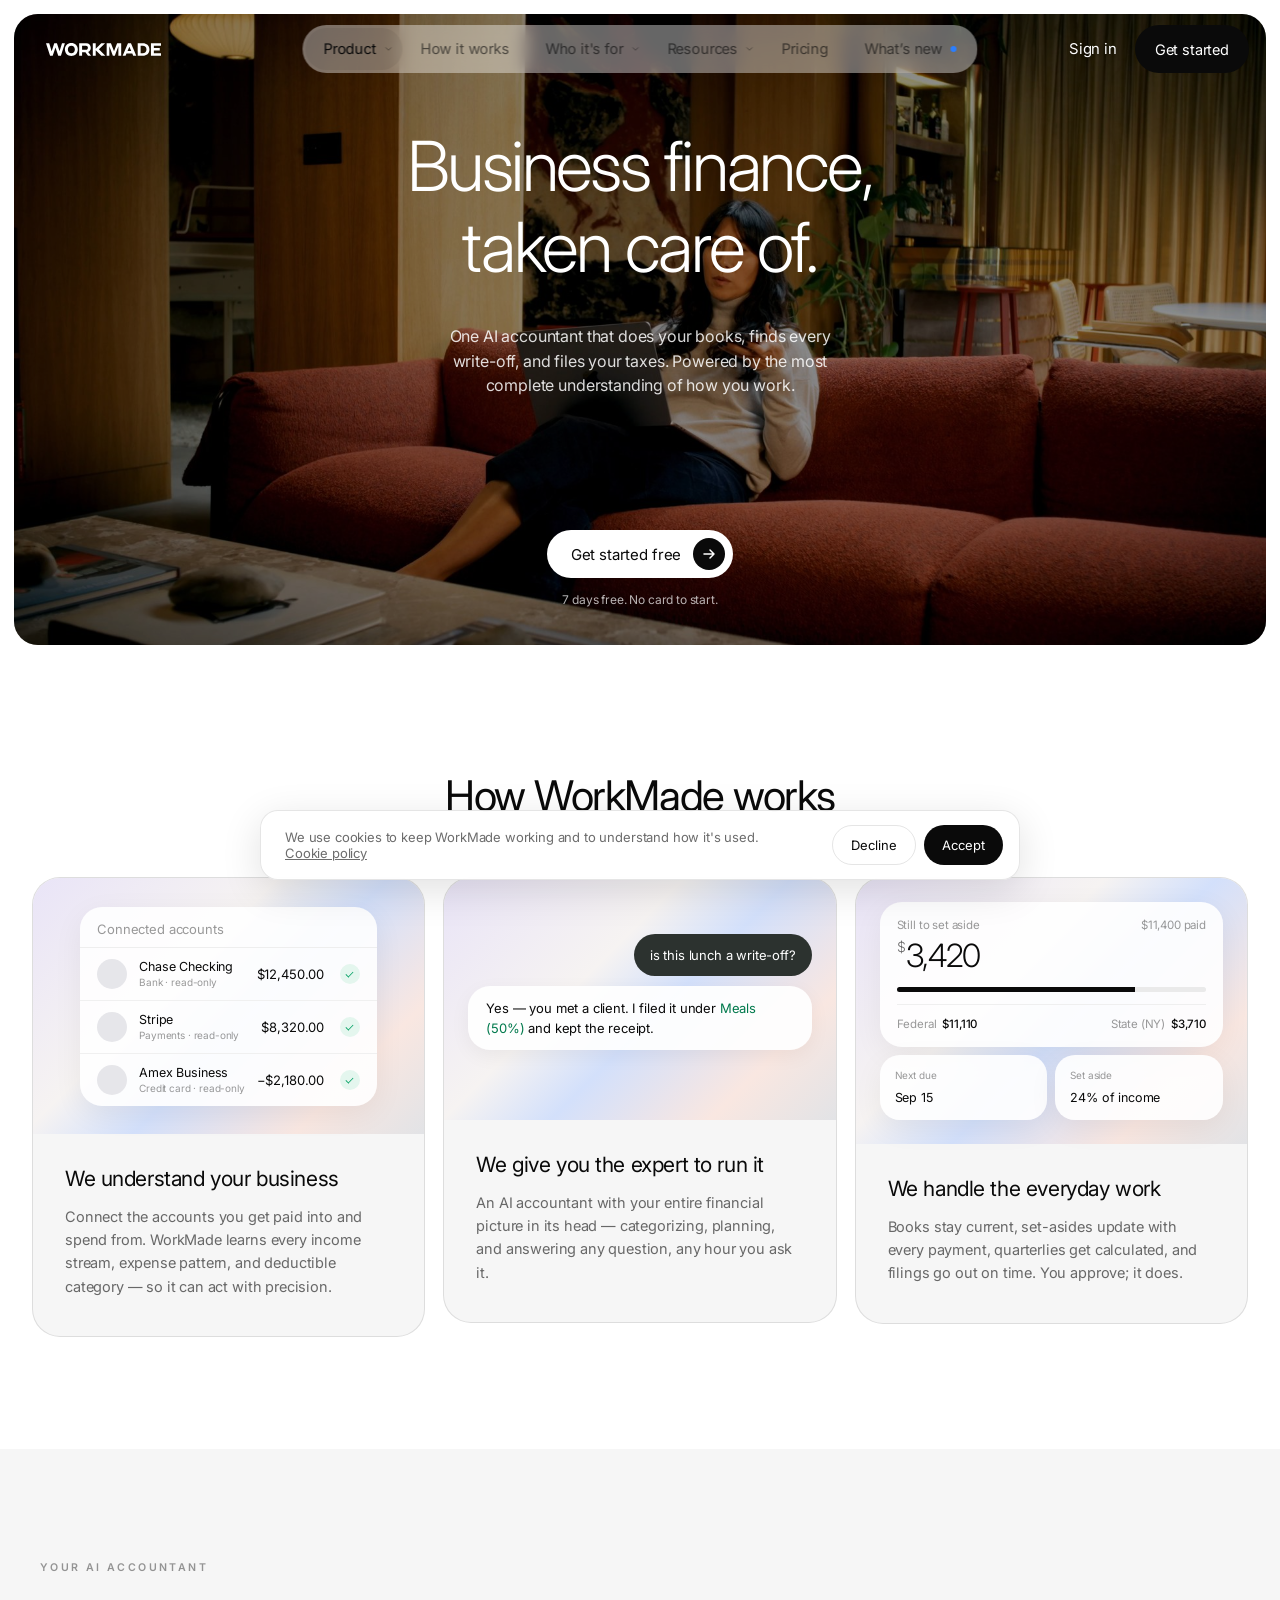
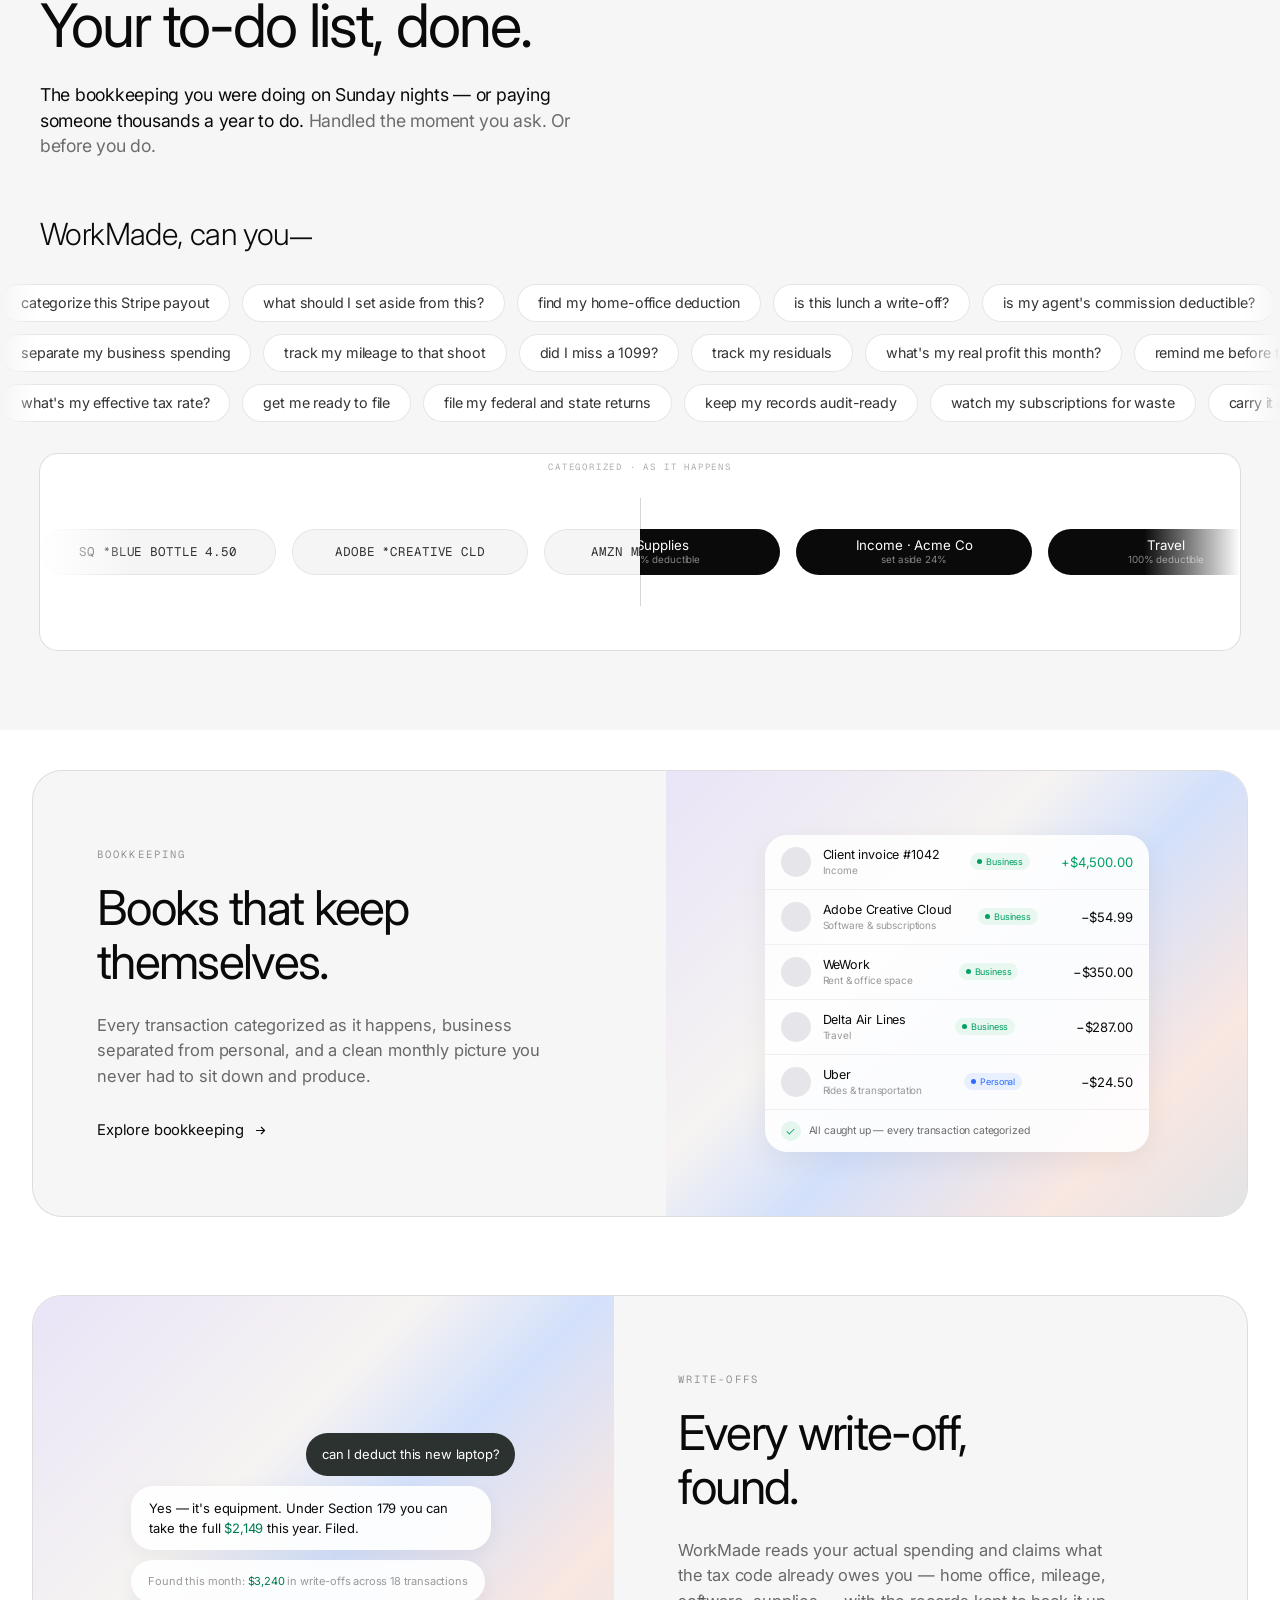
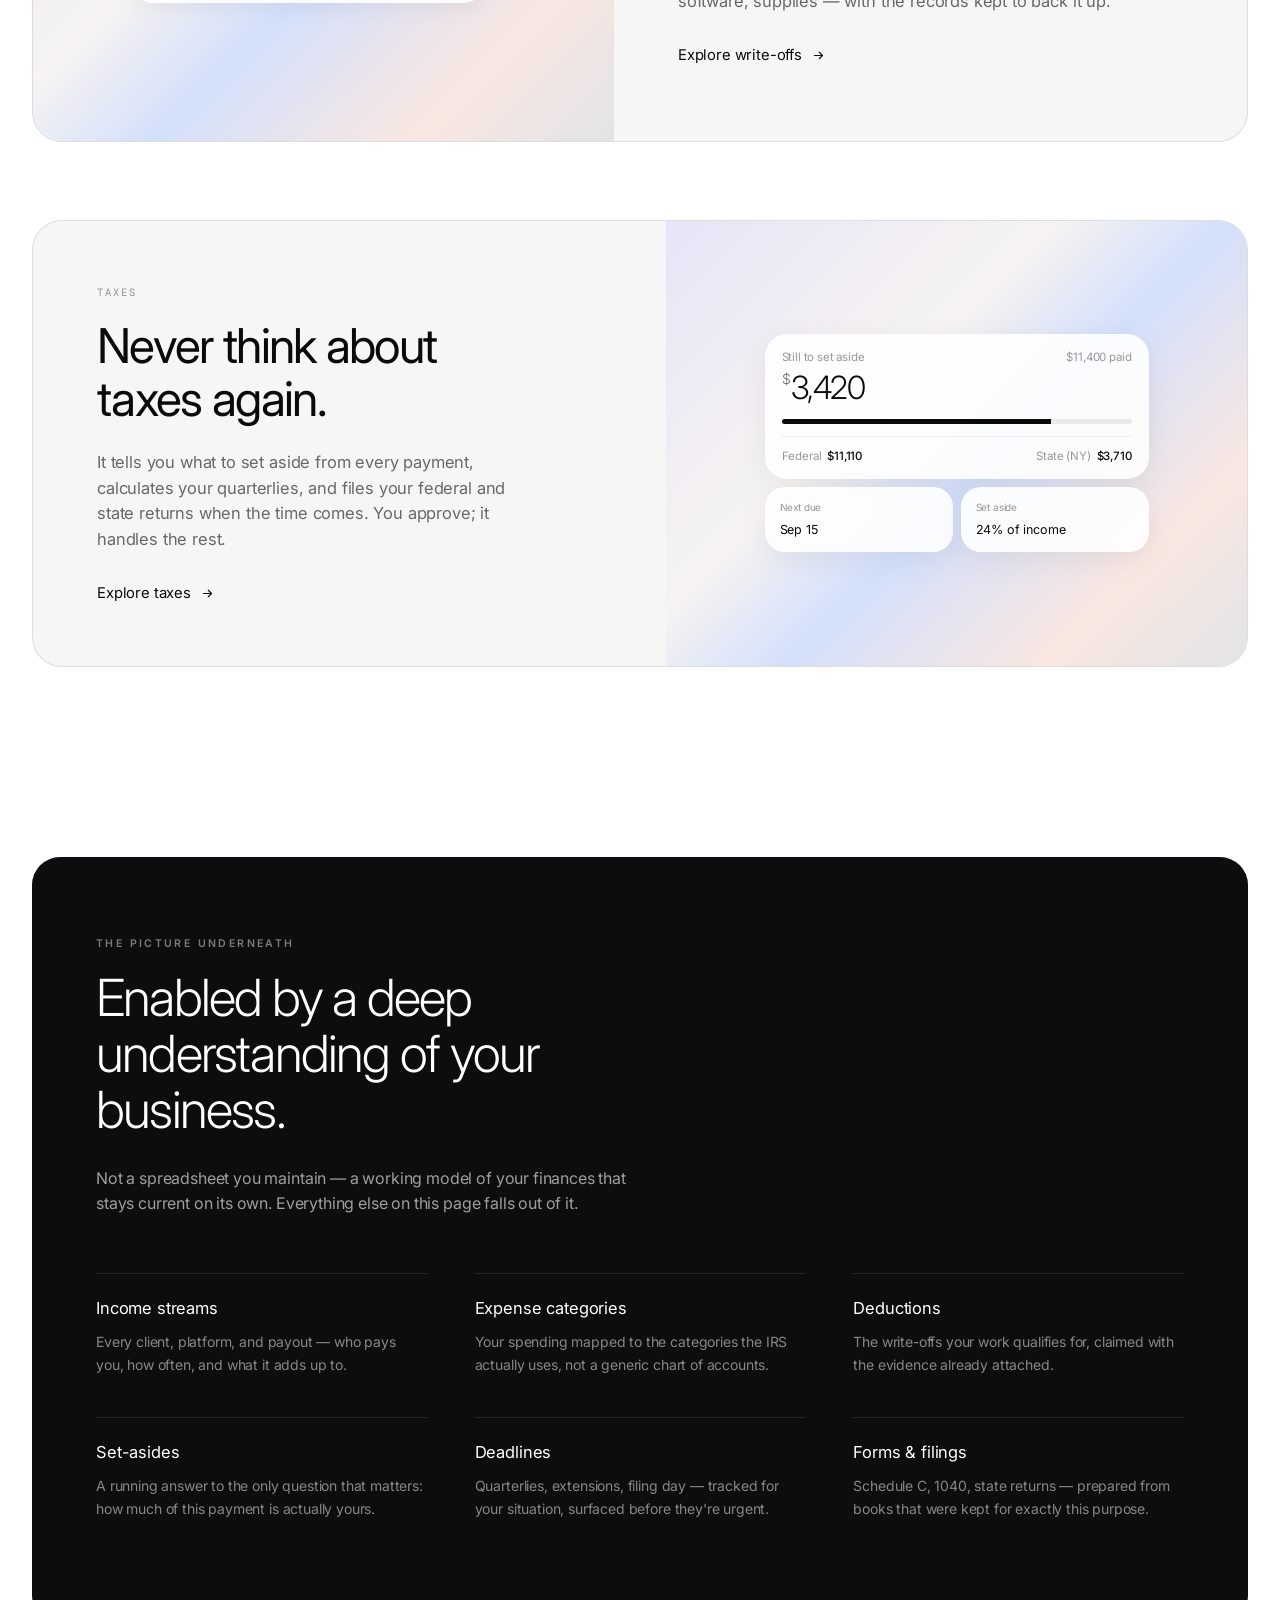
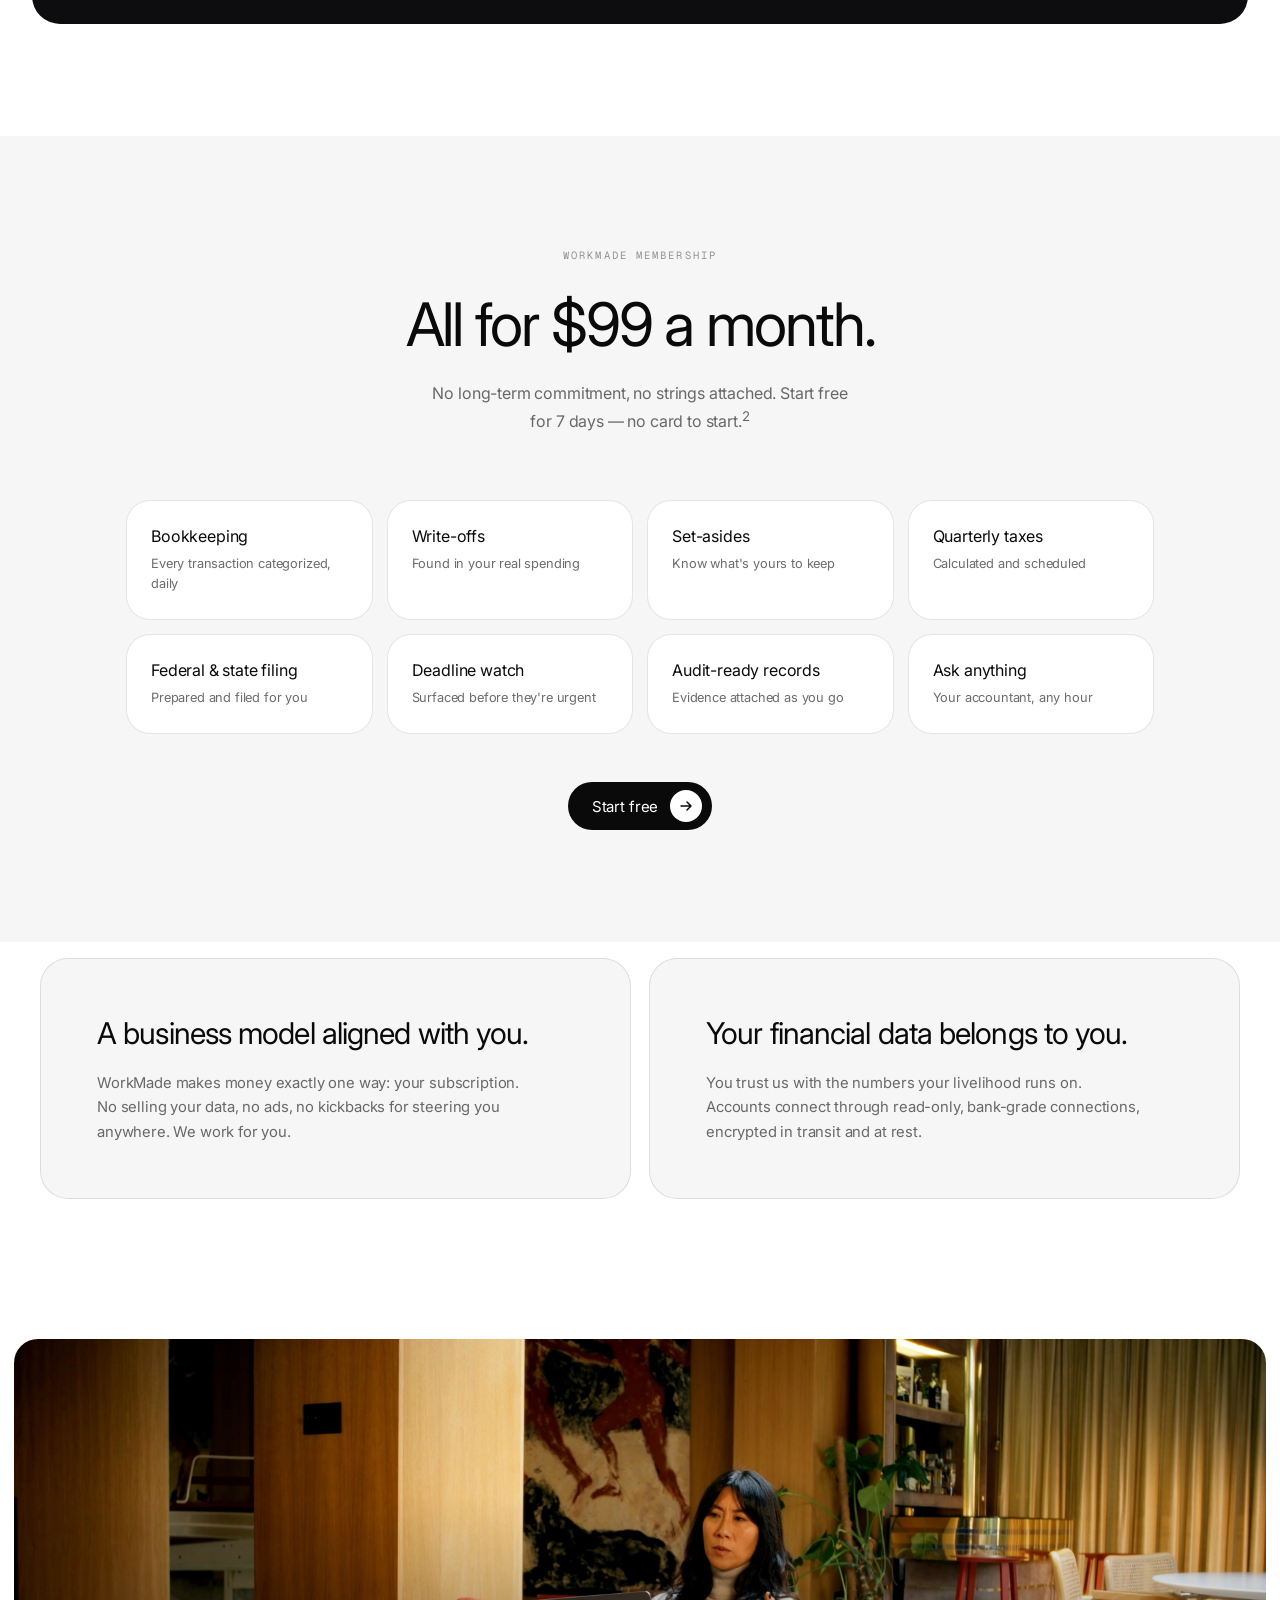
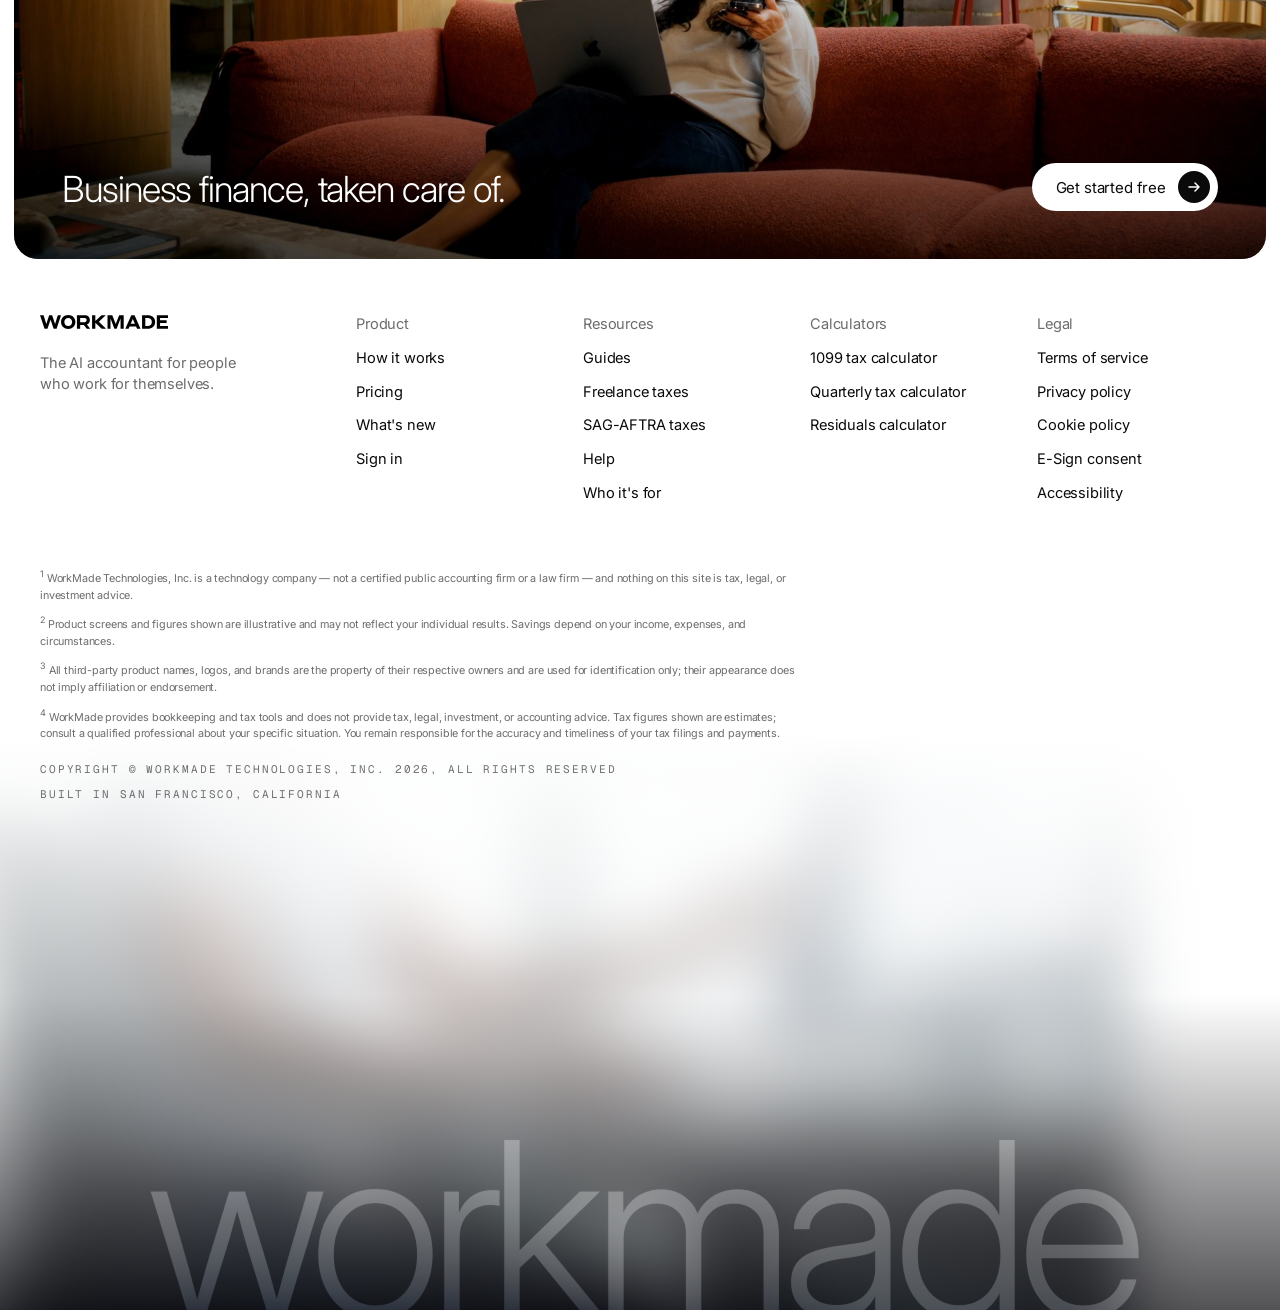
<file: index.html>
<!doctype html>
<html lang="en">
<head>
<meta charset="utf-8">
<meta name="viewport" content="width=device-width, initial-scale=1">
<title>WorkMade — Business finance, taken care of</title>
<meta name="description" content="One AI accountant that does your books, finds every write-off, and files your taxes.">
<link rel="preconnect" href="https://fonts.googleapis.com">
<link rel="preconnect" href="https://fonts.gstatic.com" crossorigin>
<link href="https://fonts.googleapis.com/css2?family=Geist+Mono:wght@400&family=Inter:wght@300;400;500;600&display=swap" rel="stylesheet">
<link rel="stylesheet" href="styles.css">
</head>
<body>
<a class="skip" href="#main-content">Skip to content</a>

<!-- NAV -->
<header class="nav">
  <a class="nav__logo" href="#" aria-label="WorkMade home"><img src="assets/logo.svg" alt="WorkMade" width="115" height="13"></a>
  <nav class="nav__pill" aria-label="Primary">
    <button class="nav__item is-active" type="button">Product <img src="assets/chevron-a.svg" alt="" width="8" height="8"></button>
    <a class="nav__item" href="#how">How it works</a>
    <button class="nav__item" type="button">Who it's for <img src="assets/chevron-a.svg" alt="" width="8" height="8"></button>
    <button class="nav__item" type="button">Resources <img src="assets/chevron-a.svg" alt="" width="8" height="8"></button>
    <a class="nav__item" href="#pricing">Pricing</a>
    <a class="nav__item" href="#">What’s new <span class="nav__dot"></span></a>
  </nav>
  <div class="nav__actions">
    <a class="nav__signin" href="https://app.workmade.com/">Sign in</a>
    <a class="btn-dark" href="https://app.workmade.com/">Get started</a>
  </div>
</header>

<main id="main-content">
  <!-- HERO -->
  <section class="hero">
    <img class="hero__bg" src="assets/hero.jpg" alt="">
    <div class="hero__shade"></div>
    <div class="hero__content">
      <h1>Business finance,<br>taken care of.</h1>
      <p>One AI accountant that does your books, finds every write-off, and files your taxes. Powered by the most complete understanding of how you work.</p>
    </div>
    <div class="hero__cta">
      <a class="btn-light" href="https://app.workmade.com/">Get started free <span class="btn__arrow"><svg viewBox="0 0 16 16"><path d="M3 8h10M9 4l4 4-4 4"/></svg></span></a>
      <small>7 days free. No card to start.</small>
    </div>
  </section>

  <!-- HOW -->
  <section class="how" id="how">
    <div class="wrap">
      <h2 class="center">How WorkMade works</h2>
      <div class="how__grid">
        <article class="card">
          <div class="card__visual">
            <div class="panel panel--list">
              <p class="panel__title">Connected accounts</p>
              <ul>
                <li><i class="avatar"></i><span><b>Chase Checking</b><em>Bank · read-only</em></span><strong>$12,450.00</strong><i class="tick"></i></li>
                <li><i class="avatar"></i><span><b>Stripe</b><em>Payments · read-only</em></span><strong>$8,320.00</strong><i class="tick"></i></li>
                <li><i class="avatar"></i><span><b>Amex Business</b><em>Credit card · read-only</em></span><strong>−$2,180.00</strong><i class="tick"></i></li>
              </ul>
            </div>
          </div>
          <div class="card__body"><h3>We understand your business</h3><p>Connect the accounts you get paid into and spend from. WorkMade learns every income stream, expense pattern, and deductible category — so it can act with precision.</p></div>
        </article>
        <article class="card">
          <div class="card__visual card__visual--chat">
            <div class="chat">
              <span class="bubble bubble--user">is this lunch a write-off?</span>
              <span class="bubble bubble--ai">Yes — you met a client. I filed it under <b class="green">Meals (50%)</b> and kept the receipt.</span>
            </div>
          </div>
          <div class="card__body"><h3>We give you the expert to run it</h3><p>An AI accountant with your entire financial picture in its head — categorizing, planning, and answering any question, any hour you ask it.</p></div>
        </article>
        <article class="card">
          <div class="card__visual">
            <div class="tax">
              <div class="panel">
                <div class="tax__row"><span>Still to set aside</span><span>$11,400 paid</span></div>
                <p class="tax__amount"><sup>$</sup>3,420</p>
                <div class="bar"><i style="width:77%"></i></div>
                <div class="tax__row tax__row--foot"><span>Federal <b>$11,110</b></span><span>State (NY) <b>$3,710</b></span></div>
              </div>
              <div class="tax__mini">
                <div class="panel"><small>Next due</small><b>Sep 15</b></div>
                <div class="panel"><small>Set aside</small><b>24% of income</b></div>
              </div>
            </div>
          </div>
          <div class="card__body"><h3>We handle the everyday work</h3><p>Books stay current, set-asides update with every payment, quarterlies get calculated, and filings go out on time. You approve; it does.</p></div>
        </article>
      </div>
    </div>
  </section>

  <!-- TODO -->
  <section class="todo" id="todo">
    <div class="wrap wrap--wide">
      <p class="eyebrow">Your AI accountant</p>
      <h2 class="h-xl">Your to-do list, done.</h2>
      <p class="lede">The bookkeeping you were doing on Sunday nights — or paying someone thousands a year to do. <span>Handled the moment you ask. Or before you do.</span></p>
      <p class="can-you">WorkMade, can you<span>—</span></p>
    </div>
    <div class="marquees" aria-hidden="true">
      <div class="marquee"><div class="track" style="--dur:70s">
        <span>categorize this Stripe payout</span><span>what should I set aside from this?</span><span>find my home-office deduction</span><span>is this lunch a write-off?</span><span>is my agent's commission deductible?</span><span>prep my Schedule C</span>
      </div></div>
      <div class="marquee"><div class="track" style="--dur:80s;--dir:reverse">
        <span>separate my business spending</span><span>track my mileage to that shoot</span><span>did I miss a 1099?</span><span>track my residuals</span><span>what's my real profit this month?</span><span>remind me before the deadline</span><span>can I deduct this new laptop?</span>
      </div></div>
      <div class="marquee"><div class="track" style="--dur:90s">
        <span>what's my effective tax rate?</span><span>get me ready to file</span><span>file my federal and state returns</span><span>keep my records audit-ready</span><span>watch my subscriptions for waste</span><span>carry it all into next year</span>
      </div></div>
    </div>
    <div class="wrap wrap--wide">
      <div class="stream" aria-hidden="true">
        <p class="stream__label">categorized · as it happens</p>
        <div class="stream__lane">
          <div class="half half--l"><div class="track" style="--dur:40s">
            <span class="raw">SQ *BLUE BOTTLE 4.50</span><span class="raw">ADOBE *CREATIVE CLD</span><span class="raw">AMZN MKTP US*2K4H7</span><span class="raw">STRIPE PAYOUT 8842</span><span class="raw">DELTA AIR 0062341</span><span class="raw">SHELL OIL 5744219</span>
          </div></div>
          <div class="half half--r"><div class="track" style="--dur:40s">
            <span class="cat">Client meeting<small>50% deductible</small></span><span class="cat">Software<small>100% deductible</small></span><span class="cat">Supplies<small>100% deductible</small></span><span class="cat">Income · Acme Co<small>set aside 24%</small></span><span class="cat">Travel<small>100% deductible</small></span><span class="cat">Mileage trip<small>67¢ / mile</small></span>
          </div></div>
          <i class="stream__line"></i>
        </div>
      </div>
    </div>
  </section>

  <!-- PILLARS -->
  <section class="pillars" id="pillars">
    <div class="wrap">
      <article class="split">
        <div class="split__text">
          <p class="eyebrow eyebrow--mono">Bookkeeping</p>
          <h2 class="h-lg">Books that keep themselves.</h2>
          <p>Every transaction categorized as it happens, business separated from personal, and a clean monthly picture you never had to sit down and produce.</p>
          <a class="link" href="#">Explore bookkeeping <svg viewBox="0 0 16 16"><path d="M3 8h10M9 4l4 4-4 4"/></svg></a>
        </div>
        <div class="split__visual">
          <div class="panel panel--tx">
            <ul>
              <li><i class="avatar"></i><span><b>Client invoice #1042</b><em>Income</em></span><u class="tag tag--biz">Business</u><strong class="pos">+$4,500.00</strong></li>
              <li><i class="avatar"></i><span><b>Adobe Creative Cloud</b><em>Software &amp; subscriptions</em></span><u class="tag tag--biz">Business</u><strong>−$54.99</strong></li>
              <li><i class="avatar"></i><span><b>WeWork</b><em>Rent &amp; office space</em></span><u class="tag tag--biz">Business</u><strong>−$350.00</strong></li>
              <li><i class="avatar"></i><span><b>Delta Air Lines</b><em>Travel</em></span><u class="tag tag--biz">Business</u><strong>−$287.00</strong></li>
              <li><i class="avatar"></i><span><b>Uber</b><em>Rides &amp; transportation</em></span><u class="tag tag--per">Personal</u><strong>−$24.50</strong></li>
            </ul>
            <p class="caught"><i class="tick"></i> All caught up — every transaction categorized</p>
          </div>
        </div>
      </article>

      <article class="split split--rev">
        <div class="split__text">
          <p class="eyebrow eyebrow--mono">Write-offs</p>
          <h2 class="h-lg">Every write-off, found.</h2>
          <p>WorkMade reads your actual spending and claims what the tax code already owes you — home office, mileage, software, supplies — with the records kept to back it up.</p>
          <a class="link" href="#">Explore write-offs <svg viewBox="0 0 16 16"><path d="M3 8h10M9 4l4 4-4 4"/></svg></a>
        </div>
        <div class="split__visual">
          <div class="chat chat--wide">
            <span class="bubble bubble--user">can I deduct this new laptop?</span>
            <span class="bubble bubble--ai">Yes — it's equipment. Under Section 179 you can take the full <b class="green">$2,149</b> this year. Filed.</span>
            <span class="bubble bubble--ai bubble--found">Found this month: <b class="green">$3,240</b> in write-offs across 18 transactions</span>
          </div>
        </div>
      </article>

      <article class="split">
        <div class="split__text">
          <p class="eyebrow eyebrow--mono">Taxes</p>
          <h2 class="h-lg">Never think about taxes again.</h2>
          <p>It tells you what to set aside from every payment, calculates your quarterlies, and files your federal and state returns when the time comes. You approve; it handles the rest.</p>
          <a class="link" href="#">Explore taxes <svg viewBox="0 0 16 16"><path d="M3 8h10M9 4l4 4-4 4"/></svg></a>
        </div>
        <div class="split__visual">
          <div class="tax">
            <div class="panel">
              <div class="tax__row"><span>Still to set aside</span><span>$11,400 paid</span></div>
              <p class="tax__amount"><sup>$</sup>3,420</p>
              <div class="bar"><i style="width:77%"></i></div>
              <div class="tax__row tax__row--foot"><span>Federal <b>$11,110</b></span><span>State (NY) <b>$3,710</b></span></div>
            </div>
            <div class="tax__mini">
              <div class="panel"><small>Next due</small><b>Sep 15</b></div>
              <div class="panel"><small>Set aside</small><b>24% of income</b></div>
            </div>
          </div>
        </div>
      </article>
    </div>
  </section>

  <!-- UNDERSTANDING -->
  <section class="understanding" id="understanding">
    <div class="wrap">
      <div class="dark">
        <p class="eyebrow eyebrow--light">The picture underneath</p>
        <h2 class="h-lg">Enabled by a deep understanding of your business.</h2>
        <p class="dark__lede">Not a spreadsheet you maintain — a working model of your finances that stays current on its own. Everything else on this page falls out of it.</p>
        <div class="dark__grid">
          <div><h3>Income streams</h3><p>Every client, platform, and payout — who pays you, how often, and what it adds up to.</p></div>
          <div><h3>Expense categories</h3><p>Your spending mapped to the categories the IRS actually uses, not a generic chart of accounts.</p></div>
          <div><h3>Deductions</h3><p>The write-offs your work qualifies for, claimed with the evidence already attached.</p></div>
          <div><h3>Set-asides</h3><p>A running answer to the only question that matters: how much of this payment is actually yours.</p></div>
          <div><h3>Deadlines</h3><p>Quarterlies, extensions, filing day — tracked for your situation, surfaced before they're urgent.</p></div>
          <div><h3>Forms &amp; filings</h3><p>Schedule C, 1040, state returns — prepared from books that were kept for exactly this purpose.</p></div>
        </div>
      </div>
    </div>
  </section>

  <!-- PRICING -->
  <section class="pricing" id="pricing">
    <div class="wrap">
      <p class="eyebrow eyebrow--mono center">WorkMade membership</p>
      <h2 class="h-xl center">All for $99 a month.</h2>
      <p class="center pricing__sub">No long-term commitment, no strings attached. Start free for 7 days — no card to start.<sup>2</sup></p>
      <ul class="perks">
        <li><b>Bookkeeping</b><span>Every transaction categorized, daily</span></li>
        <li><b>Write-offs</b><span>Found in your real spending</span></li>
        <li><b>Set-asides</b><span>Know what's yours to keep</span></li>
        <li><b>Quarterly taxes</b><span>Calculated and scheduled</span></li>
        <li><b>Federal &amp; state filing</b><span>Prepared and filed for you</span></li>
        <li><b>Deadline watch</b><span>Surfaced before they're urgent</span></li>
        <li><b>Audit-ready records</b><span>Evidence attached as you go</span></li>
        <li><b>Ask anything</b><span>Your accountant, any hour</span></li>
      </ul>
      <div class="center"><a class="btn-dark btn-dark--lg" href="https://app.workmade.com/">Start free <span class="btn__arrow btn__arrow--light"><svg viewBox="0 0 16 16"><path d="M3 8h10M9 4l4 4-4 4"/></svg></span></a></div>
    </div>
  </section>

  <!-- TRUST -->
  <section class="trust">
    <div class="wrap wrap--wide trust__grid">
      <div class="trust__card"><h3>A business model aligned with you.</h3><p>WorkMade makes money exactly one way: your subscription. No selling your data, no ads, no kickbacks for steering you anywhere. We work for you.</p></div>
      <div class="trust__card"><h3>Your financial data belongs to you.</h3><p>You trust us with the numbers your livelihood runs on. Accounts connect through read-only, bank-grade connections, encrypted in transit and at rest.</p></div>
    </div>
  </section>
</main>

<!-- FOOTER -->
<footer class="footer">
  <div class="wrap wrap--wide">
    <div class="footer__cta">
      <img src="assets/hero.jpg" alt="">
      <div class="hero__shade hero__shade--foot"></div>
      <p>Business finance, taken care of.</p>
      <a class="btn-light" href="https://app.workmade.com/">Get started free <span class="btn__arrow"><svg viewBox="0 0 16 16"><path d="M3 8h10M9 4l4 4-4 4"/></svg></span></a>
    </div>
  </div>
  <div class="wrap wrap--wide footer__cols">
    <div class="footer__brand">
      <img src="assets/logo.svg" alt="WorkMade" class="footer__logo" width="128" height="14">
      <p>The AI accountant for people who work for themselves.</p>
    </div>
    <div class="footer__links">
      <div><h4>Product</h4><a href="#how">How it works</a><a href="#pricing">Pricing</a><a href="#">What's new</a><a href="https://app.workmade.com/">Sign in</a></div>
      <div><h4>Resources</h4><a href="#">Guides</a><a href="#">Freelance taxes</a><a href="#">SAG-AFTRA taxes</a><a href="#">Help</a><a href="#">Who it's for</a></div>
      <div><h4>Calculators</h4><a href="#">1099 tax calculator</a><a href="#">Quarterly tax calculator</a><a href="#">Residuals calculator</a></div>
      <div><h4>Legal</h4><a href="#">Terms of service</a><a href="#">Privacy policy</a><a href="#">Cookie policy</a><a href="#">E-Sign consent</a><a href="#">Accessibility</a></div>
    </div>
  </div>
  <div class="wrap wrap--wide colophon">
    <p><sup>1</sup> WorkMade Technologies, Inc. is a technology company — not a certified public accounting firm or a law firm — and nothing on this site is tax, legal, or investment advice.</p>
    <p><sup>2</sup> Product screens and figures shown are illustrative and may not reflect your individual results. Savings depend on your income, expenses, and circumstances.</p>
    <p><sup>3</sup> All third-party product names, logos, and brands are the property of their respective owners and are used for identification only; their appearance does not imply affiliation or endorsement.</p>
    <p><sup>4</sup> WorkMade provides bookkeeping and tax tools and does not provide tax, legal, investment, or accounting advice. Tax figures shown are estimates; consult a qualified professional about your specific situation. You remain responsible for the accuracy and timeliness of your tax filings and payments.</p>
    <p class="mono">Copyright © WorkMade Technologies, Inc. 2026, all rights reserved</p>
    <p class="mono">Built in San Francisco, California</p>
  </div>
  <div class="glass" aria-hidden="true">
    <img src="assets/footer-cta.jpg" alt="">
    <span>workmade</span>
  </div>
</footer>

<div class="cookie" id="cookie" role="dialog" aria-label="Cookie consent">
  <p>We use cookies to keep WorkMade working and to understand how it's used. <a href="#">Cookie policy</a></p>
  <div><button type="button" class="cookie__ghost" data-cookie>Decline</button><button type="button" class="cookie__ok" data-cookie>Accept</button></div>
</div>

<script src="main.js"></script>
</body>
</html>
</file>
<file: styles.css>
:root{
  --ink:#0a0a0a; --ink-60:rgba(10,10,10,.6); --ink-56:rgba(0,0,0,.56); --ink-40:rgba(0,0,0,.4);
  --bg:#f6f6f6; --line:rgba(0,0,0,.1); --green:#00794c; --blue:#2b7fff;
  --sans:'Inter',system-ui,-apple-system,'Segoe UI',sans-serif; --mono:'Geist Mono',ui-monospace,Menlo,monospace;
  --glass:linear-gradient(135deg,#e9e4f7 0%,#f6f3f2 38%,#d3e0fb 55%,#f9e7e1 80%,#e2e3e6 100%);
}
*{box-sizing:border-box;margin:0}
html{scroll-behavior:smooth}
body{font-family:var(--sans);color:var(--ink);background:#fff;-webkit-font-smoothing:antialiased;letter-spacing:-.01em}
img{max-width:100%;display:block}
ul{list-style:none;padding:0}
a{color:inherit;text-decoration:none}
button{font:inherit;color:inherit;background:none;border:0;cursor:pointer}
.skip{position:absolute;left:-999px}.skip:focus{left:8px;top:8px;background:#fff;padding:8px;z-index:100}
.wrap{max-width:1488px;margin:0 auto;padding:0 32px}
.wrap--wide{max-width:1512px;padding:0 40px}
.center{text-align:center}
h2{font-weight:400;letter-spacing:-.035em}
.h-xl{font-size:clamp(40px,5vw,60px);line-height:1.09;letter-spacing:-.035em}
.h-lg{font-size:clamp(36px,3.8vw,48px);line-height:1.12;letter-spacing:-.035em}
.eyebrow{font-size:10.6px;font-weight:600;letter-spacing:.225em;text-transform:uppercase;color:var(--ink-40)}
.eyebrow--mono{font-family:var(--mono);font-weight:400;letter-spacing:.2em;font-size:10.5px}
.eyebrow--light{color:rgba(255,255,255,.45)}

/* buttons */
.btn-dark,.btn-light{display:inline-flex;align-items:center;gap:12px;border-radius:999px;font-size:14.5px;transition:transform .2s,opacity .2s}
.btn-dark:hover,.btn-light:hover{transform:translateY(-1px)}
.btn-dark{background:var(--ink);color:#fff;height:48px;padding:0 20px}
.btn-dark--lg{padding:0 10px 0 24px;margin-top:48px;font-size:15px}
.btn-light{background:#fff;color:var(--ink);height:48px;padding:0 8px 0 24px;font-size:15px}
.btn__arrow{width:32px;height:32px;border-radius:50%;background:var(--ink);display:grid;place-items:center}
.btn__arrow--light{background:#fff}
.btn__arrow svg{width:16px;height:16px;fill:none;stroke:#fff;stroke-width:1.5;stroke-linecap:round;stroke-linejoin:round}
.btn__arrow--light svg{stroke:var(--ink)}

/* nav */
.nav{position:absolute;top:0;left:0;right:0;z-index:20;height:78px;padding:25px 31px 0 46px;display:flex;align-items:flex-start;justify-content:space-between}
.nav__logo{height:48px;display:flex;align-items:center;filter:drop-shadow(0 1px 1.5px rgba(12,12,14,.42))}
.nav__pill{position:absolute;left:50%;transform:translateX(-50%);top:25px;display:flex;padding:3px;border-radius:24px;background:rgba(255,255,255,.4);backdrop-filter:blur(9px);-webkit-backdrop-filter:blur(9px)}
.nav__item{height:42px;padding:0 18px;border-radius:21px;display:flex;align-items:center;gap:8px;font-size:14.6px;letter-spacing:-.012em;color:var(--ink-60);transition:background .2s,color .2s;white-space:nowrap}
.nav__item.is-active{background:rgba(0,0,0,.06);color:var(--ink)}
.nav__dot{width:6px;height:6px;border-radius:50%;background:var(--blue)}
.nav__actions{display:flex;align-items:center;gap:8px}
.nav__signin{padding:0 10px;line-height:48px;font-size:14.9px;color:#fff;text-shadow:0 1px 3px rgba(12,12,14,.42)}

/* hero */
.hero{position:relative;margin:14px;border-radius:24px;overflow:hidden;min-height:631px;display:flex;flex-direction:column;align-items:center;justify-content:space-between;color:#fff;text-align:center;isolation:isolate}
.hero__bg{position:absolute;inset:0;width:100%;height:100%;object-fit:cover;z-index:-2}
.hero__shade{position:absolute;inset:0;z-index:-1;background:rgba(0,0,0,.45)}
.hero__content{padding:112px 24px 0;max-width:640px}
.hero h1{font-weight:300;font-size:clamp(44px,5.4vw,72px);line-height:1.17;letter-spacing:-.035em}
.hero__content p{margin-top:36px;font-size:16px;line-height:1.55;color:rgba(255,255,255,.85);max-width:420px;margin-inline:auto}
.hero__cta{padding:0 24px 38px;display:flex;flex-direction:column;align-items:center;gap:14px}
.hero__cta small{font-size:12px;color:rgba(255,255,255,.7)}

/* shared panels */
.panel{background:rgba(255,255,255,.9);border-radius:22px;box-shadow:0 8px 30px rgba(10,10,20,.06);padding:16px 17px}
.avatar{width:30px;height:30px;border-radius:50%;background:#e6e6ea;flex:none}
.tick{width:20px;height:20px;border-radius:50%;background:#e4f6ee;flex:none;position:relative}
.tick::after{content:"";position:absolute;left:7px;top:5px;width:4px;height:8px;border:solid #00a063;border-width:0 1.5px 1.5px 0;transform:rotate(45deg) scale(.8)}
.green{color:var(--green);font-weight:400}
.panel li{display:flex;align-items:center;gap:12px}
.panel li b{display:block;font-weight:400;font-size:12.5px}
.panel li em{display:block;font-style:normal;font-size:10px;color:var(--ink-40);margin-top:2px}
.panel li strong{margin-left:auto;font-weight:400;font-size:13px}
.panel__title{font-size:13px;color:var(--ink-40);padding:0 0 10px 0}
.panel--list{padding:14px 0 0}
.panel--list .panel__title{padding:0 17px 10px;border-bottom:1px solid #eee}
.panel--list li{padding:11px 17px;border-top:1px solid #f0f0f0}
.panel--list li:first-child{border-top:0}
.panel--list li strong{margin-right:4px}

/* chat */
.chat{display:flex;flex-direction:column;gap:10px;width:100%}
.bubble{display:inline-block;padding:12px 18px;border-radius:22px;font-size:13px;line-height:1.55;max-width:360px}
.bubble--user{align-self:flex-end;background:#2c322f;color:#fff;padding:11px 16px}
.bubble--ai{align-self:flex-start;background:rgba(255,255,255,.92);box-shadow:0 6px 20px rgba(10,10,20,.05)}
.bubble--found{color:var(--ink-40);font-size:11px;border-radius:999px;padding:13px 17px}

/* tax widgets */
.tax{display:grid;gap:8px;width:100%;max-width:384px}
.tax__row{display:flex;justify-content:space-between;font-size:11.5px;color:var(--ink-40)}
.tax__amount{font-size:32px;font-weight:300;letter-spacing:-.04em;margin:4px 0 12px}
.tax__amount sup{font-size:14px;vertical-align:top;position:relative;top:2px;margin-right:2px;color:var(--ink-60)}
.bar{height:5px;border-radius:9px;background:#eaeaea;overflow:hidden}.bar i{display:block;height:100%;background:var(--ink)}
.tax__row--foot{margin-top:12px;padding-top:12px;border-top:1px solid #efefef;color:var(--ink-40)}
.tax__row--foot b{font-weight:500;color:var(--ink);margin-left:3px}
.tax__mini{display:grid;grid-template-columns:1fr 1fr;gap:8px}
.tax__mini .panel{padding:14px 15px;border-radius:20px}
.tax__mini small{display:block;font-size:10px;color:var(--ink-40);margin-bottom:5px}
.tax__mini b{font-weight:400;font-size:12.5px}

/* how */
.how{padding:111px 0 112px}
.how h2{font-size:clamp(34px,3.3vw,44px);margin-bottom:56px}
.how__grid{display:grid;grid-template-columns:repeat(3,1fr);gap:18px;align-items:start}
.card{border:1px solid var(--line);border-radius:28px;background:var(--bg);overflow:hidden}
.card__visual{background:var(--glass);padding:24px;display:flex;align-items:center;justify-content:center;min-height:256px}
.card__visual--chat{min-height:242px;align-items:flex-start;padding-top:56px}
.card__body{padding:32px 32px 38px}
.card__body h3{font-size:21px;font-weight:400;letter-spacing:-.02em;margin-bottom:14px}
.card__body p{font-size:14.5px;line-height:1.6;color:var(--ink-60)}

/* todo */
.todo{background:var(--bg);padding:112px 0 80px}
.todo .eyebrow{margin-bottom:19px}
.todo .lede{max-width:576px;margin-top:24px;font-size:17.7px;line-height:1.44;letter-spacing:-.015em}
.todo .lede span{color:var(--ink-56)}
.can-you{margin-top:56px;font-size:30.5px;font-weight:300;letter-spacing:-.02em}
.can-you span{font-weight:400;font-size:22px}
.marquees{margin:32px 0 32px;display:grid;gap:12px;overflow:hidden}
.marquee{overflow:hidden;-webkit-mask-image:linear-gradient(90deg,transparent,#000 3%,#000 97%,transparent);mask-image:linear-gradient(90deg,transparent,#000 3%,#000 97%,transparent)}
.track{display:flex;gap:12px;width:max-content;animation:scroll var(--dur,60s) linear infinite;animation-direction:var(--dir,normal)}
.marquee span{flex:none;background:#fff;border:1px solid var(--line);border-radius:999px;padding:9px 20px 10px;font-size:14.3px;color:rgba(0,0,0,.8);white-space:nowrap}
@keyframes scroll{to{transform:translateX(-50%)}}
.stream{position:relative;background:#fff;border-radius:18px;box-shadow:0 0 0 1px rgba(10,10,10,.1);padding:32px 0;overflow:hidden}
.stream__label{position:absolute;top:7px;left:50%;transform:translateX(-50%);font-family:var(--mono);font-size:9px;letter-spacing:.2em;text-transform:uppercase;color:rgba(0,0,0,.32);z-index:3;white-space:nowrap;background:#fff;padding:0 6px}
.stream__lane{position:relative;height:132px;overflow:hidden;display:flex;align-items:center}
.stream__lane::before,.stream__lane::after{content:"";position:absolute;top:0;bottom:0;width:96px;z-index:2;pointer-events:none}
.stream__lane::before{left:0;background:linear-gradient(90deg,#fff,transparent)}
.stream__lane::after{right:0;background:linear-gradient(270deg,#fff,transparent)}
.half{position:absolute;inset:0;display:flex;align-items:center}
.half--l{clip-path:inset(0 50% 0 0)}.half--r{clip-path:inset(0 0 0 50%)}
.stream__lane .track{gap:16px;align-items:center}
.stream__line{position:absolute;left:50%;top:12px;bottom:12px;width:1px;background:rgba(0,0,0,.16);z-index:3}
.raw{flex:none;width:236px;height:46px;display:grid;place-items:center;border-radius:999px;background:rgba(0,0,0,.04);box-shadow:inset 0 0 0 1px rgba(0,0,0,.07);font-family:var(--mono);font-size:12.5px;letter-spacing:-.01em;color:rgba(0,0,0,.8)}
.cat{flex:none;width:236px;height:46px;border-radius:999px;background:var(--ink);color:#fff;display:flex;flex-direction:column;align-items:center;justify-content:center;font-size:13.3px;letter-spacing:-.01em;line-height:1.2}
.cat small{font-size:9.8px;color:rgba(255,255,255,.5)}

/* pillars */
.pillars{padding:40px 0 80px}
.split{display:grid;grid-template-columns:1.09fr 1fr;border:1px solid var(--line);border-radius:30px;background:var(--bg);overflow:hidden;margin-bottom:78px;min-height:447px}
.split--rev{grid-template-columns:1fr 1.09fr}
.split--rev .split__text{order:2}
.split__text{padding:64px 64px;display:flex;flex-direction:column;justify-content:center;align-items:flex-start}
.split__text .eyebrow{margin-bottom:20px}
.split__text p:not(.eyebrow){margin-top:24px;max-width:448px;font-size:16.5px;line-height:1.55;color:var(--ink-60)}
.split__text .h-lg{max-width:420px}
.link{margin-top:32px;display:inline-flex;align-items:center;gap:10px;font-size:14.8px}
.link svg{width:13px;height:13px;fill:none;stroke:currentColor;stroke-width:1.4;stroke-linecap:round;stroke-linejoin:round}
.split__visual{background:var(--glass);display:flex;align-items:center;justify-content:center;padding:48px 24px}
.chat--wide{max-width:384px}
.panel--tx{width:100%;max-width:384px;padding:0}
.panel--tx li{padding:12px 16px;border-bottom:1px solid #f0f0f0;gap:12px}
.panel--tx li strong{min-width:68px;text-align:right}
.panel--tx .pos{color:#00a063}
.tag{margin-left:auto;text-decoration:none;font-size:9px;padding:3px 7px;border-radius:99px;display:inline-flex;align-items:center;gap:4px}
.tag::before{content:"";width:5px;height:5px;border-radius:50%;background:currentColor}
.tag--biz{background:#e8f8f0;color:#00a063}.tag--per{background:#e8f0ff;color:#2b6cff}
.caught{display:flex;align-items:center;gap:8px;padding:11px 16px;font-size:10.5px;color:var(--ink-60)!important;margin:0!important;max-width:none!important}

/* understanding */
.understanding{padding:32px 0 112px}
.dark{background:#0d0d0f;color:#fff;border-radius:28px;padding:80px 64px 64px;min-height:742px}
.dark .h-lg{font-weight:300;font-size:clamp(38px,4vw,54px);line-height:1.09;max-width:560px;margin-top:20px;color:#fff;letter-spacing:-.035em}
.dark__lede{margin-top:28px;max-width:560px;font-size:16px;line-height:1.55;color:rgba(255,255,255,.6)}
.dark__grid{margin-top:58px;display:grid;grid-template-columns:repeat(3,1fr);column-gap:48px}
.dark__grid>div{border-top:1px solid rgba(255,255,255,.1);padding:24px 0 40px}
.dark__grid h3{font-weight:400;font-size:16.5px;margin-bottom:12px}
.dark__grid p{font-size:14px;line-height:1.65;color:rgba(255,255,255,.5);max-width:392px}

/* pricing */
.pricing{background:var(--bg);padding:112px 0 112px;text-align:center}
.pricing .h-xl{margin-top:30px}
.pricing__sub{margin:24px auto 0;max-width:440px;font-size:16px;line-height:1.55;color:var(--ink-60)}
.perks{margin:66px auto 0;max-width:1028px;display:grid;grid-template-columns:repeat(4,1fr);gap:14px;text-align:left}
.perks li{background:#fff;border:1px solid var(--line);border-radius:24px;padding:25px 24px;min-height:100px}
.perks li:nth-child(-n+4){min-height:120px}
.perks b{display:block;font-weight:400;font-size:16px;letter-spacing:-.01em}
.perks span{display:block;margin-top:8px;font-size:12.8px;line-height:1.55;color:var(--ink-60)}

/* trust */
.trust{background:#fff;padding:16px 0 140px}
.trust__grid{display:grid;grid-template-columns:1fr 1fr;gap:18px}
.trust__card{background:var(--bg);border:1px solid var(--line);border-radius:28px;padding:56px 56px 54px;min-height:240px}
.trust__card h3{font-weight:400;font-size:30px;letter-spacing:-.03em;line-height:1.2}
.trust__card p{margin-top:20px;max-width:440px;font-size:14.8px;line-height:1.65;color:var(--ink-60)}

/* footer */
.footer{position:relative;overflow:hidden;background:#fff}
.footer .wrap--wide{padding:0 14px}
.footer__cta{position:relative;height:520px;border-radius:24px;overflow:hidden;color:#fff;isolation:isolate}
.footer__cta img{position:absolute;inset:0;width:100%;height:100%;object-fit:cover;z-index:-2}
.hero__shade--foot{background:linear-gradient(180deg,rgba(0,0,0,0) 30%,rgba(0,0,0,.65))}
.footer__cta p{position:absolute;left:48px;bottom:48px;font-size:clamp(28px,3vw,36px);font-weight:300;letter-spacing:-.03em}
.footer__cta .btn-light{position:absolute;right:48px;bottom:48px}
.footer__cols{display:grid;grid-template-columns:260px 1fr;gap:56px;padding:56px 40px 0!important}
.footer__logo{filter:invert(1)}
.footer__brand p{margin-top:24px;font-size:14.6px;line-height:1.45;color:var(--ink-60);max-width:200px}
.footer__links{display:grid;grid-template-columns:repeat(4,1fr);gap:24px}
.footer__links h4{font-weight:400;font-size:14.6px;color:var(--ink-60);margin-bottom:18px}
.footer__links a{display:block;font-size:14.6px;line-height:1;margin-bottom:19px}
.footer__links a:hover{opacity:.6}
.colophon{padding:48px 40px 56px!important;max-width:1512px;position:relative;z-index:2}
.colophon p{max-width:768px;font-size:10.8px;line-height:1.6;color:var(--ink-60);margin-bottom:9px}
.colophon .mono{font-family:var(--mono);font-size:11px;letter-spacing:.17em;text-transform:uppercase;color:var(--ink-56);max-width:none;margin:18px 0 0}
.colophon .mono+.mono{margin-top:8px}
.glass{position:relative;height:700px;margin-top:-250px;pointer-events:none;overflow:hidden}
.glass img{position:absolute;left:-12%;top:-12%;width:124%;height:124%;object-fit:cover;filter:blur(34px) saturate(.9);opacity:.9}
.glass::before{content:"";position:absolute;inset:0;z-index:1;background:linear-gradient(180deg,#fff 18%,rgba(255,255,255,.55) 55%,rgba(10,10,14,.7) 100%)}
.glass span{position:absolute;z-index:2;left:0;right:0;bottom:-.12em;text-align:center;font-size:clamp(100px,19vw,300px);font-weight:300;letter-spacing:-.05em;line-height:.9;color:rgba(255,255,255,.55);mix-blend-mode:soft-light;text-shadow:0 0 1px rgba(255,255,255,.4)}

/* cookie */
.cookie{position:fixed;left:50%;bottom:20px;transform:translateX(-50%);z-index:50;display:flex;align-items:center;gap:32px;background:rgba(255,255,255,.92);backdrop-filter:blur(12px);border:1px solid var(--line);border-radius:18px;box-shadow:0 10px 40px rgba(0,0,0,.12);padding:14px 16px 14px 24px;font-size:13px;width:min(760px,calc(100% - 32px))}
.cookie[hidden]{display:none}
.cookie p{flex:1;color:var(--ink-60)}.cookie a{text-decoration:underline}
.cookie div{display:flex;gap:8px}
.cookie button{height:40px;padding:0 18px;border-radius:999px;font-size:13px}
.cookie__ok{background:var(--ink);color:#fff}.cookie__ghost{border:1px solid var(--line)}

/* responsive */
@media (max-width:1100px){
  .nav__pill{display:none}
  .how__grid,.perks{grid-template-columns:repeat(2,1fr)}
  .split,.split--rev{grid-template-columns:1fr}
  .split--rev .split__text{order:0}
  .dark__grid{grid-template-columns:repeat(2,1fr)}
  .footer__cols{grid-template-columns:1fr}
}
@media (max-width:720px){
  .nav{padding:16px 16px 0}
  .nav__signin{display:none}
  .wrap,.wrap--wide{padding:0 16px}
  .how__grid,.perks,.trust__grid,.dark__grid{grid-template-columns:1fr}
  .split__text{padding:40px 28px}
  .dark{padding:48px 28px}
  .footer__links{grid-template-columns:1fr 1fr}
  .footer__cta p{left:24px;right:24px;bottom:96px}.footer__cta .btn-light{left:24px;right:auto;bottom:24px}
  .cookie{flex-direction:column;align-items:stretch;gap:12px}
}
@media (prefers-reduced-motion:reduce){.track{animation:none}}
</file>
